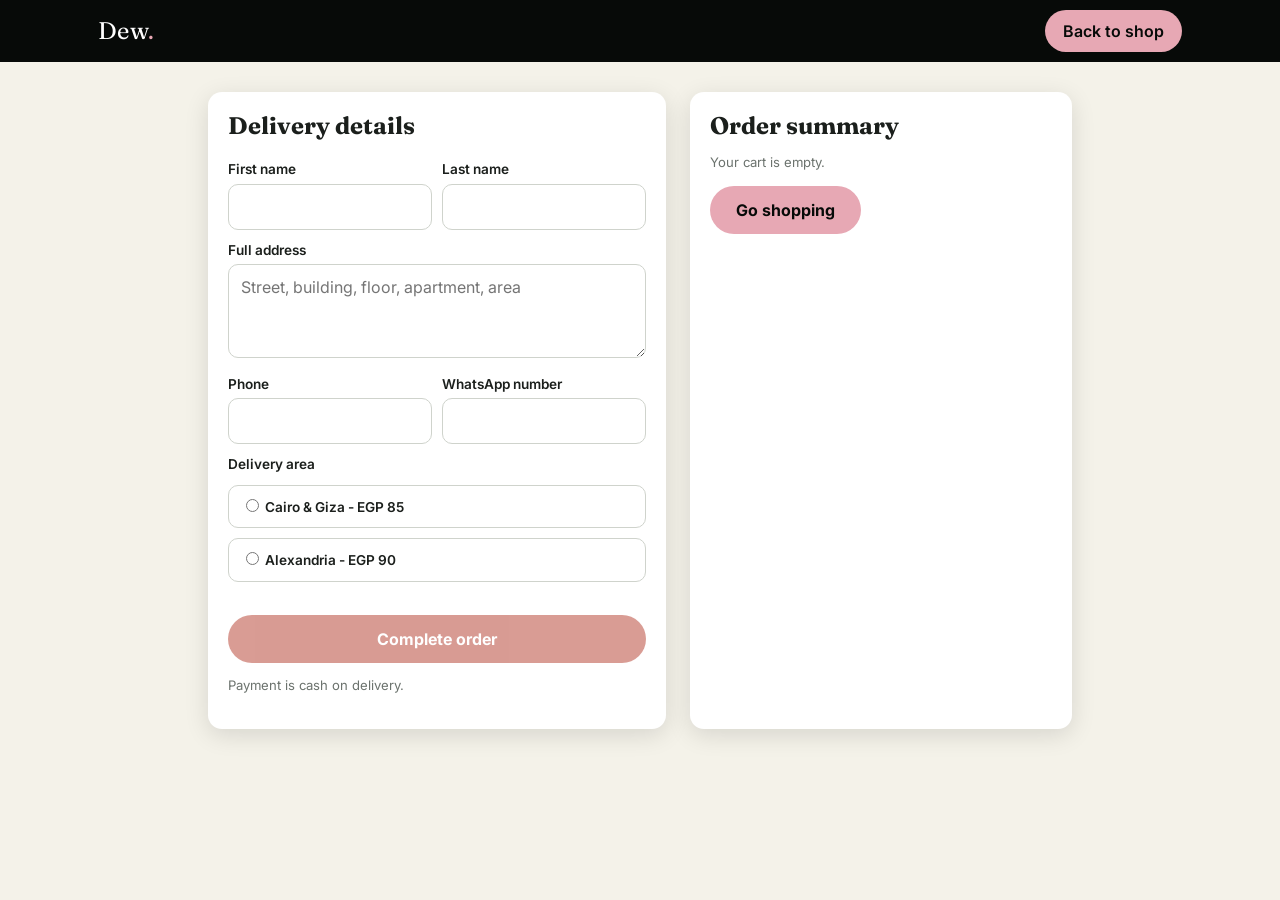
<file: checkout.html>
<!doctype html>
<html lang="en">
<head>
<meta charset="utf-8">
<meta name="viewport" content="width=device-width,initial-scale=1">
<title>Checkout | Dew Skincare</title>
<link href="https://fonts.googleapis.com/css2?family=Fraunces:wght@500;700&family=Inter:wght@400;600;700&display=swap" rel="stylesheet">
<link rel="stylesheet" href="styles.css">
</head>
<body>
<header class="top"><div class="wrap">
  <a class="brand" href="./" style="text-decoration:none">Dew<span>.</span></a>
  <a class="cart-btn" href="./" style="text-decoration:none">Back to shop</a>
</div></header>

<div class="page" id="page">
  <form class="box" id="form">
    <h2>Delivery details</h2>
    <div class="row2">
      <div><label>First name</label><input id="first" required autocomplete="given-name"></div>
      <div><label>Last name</label><input id="last" required autocomplete="family-name"></div>
    </div>
    <label>Full address</label><textarea id="address" rows="3" required placeholder="Street, building, floor, apartment, area"></textarea>
    <div class="row2">
      <div><label>Phone</label><input id="phone" required inputmode="tel" autocomplete="tel"></div>
      <div><label>WhatsApp number</label><input id="whatsapp" required inputmode="tel"></div>
    </div>
    <label>Delivery area</label>
    <label class="opt" id="optCairo"><input type="radio" name="area" value="cairo"> <span id="lblCairo"></span></label>
    <label class="opt" id="optAlex"><input type="radio" name="area" value="alex"> <span id="lblAlex"></span></label>
    <div class="err" id="err"></div>
    <button class="btn red" id="submit" style="width:100%;margin-top:8px">Complete order</button>
    <p class="note">Payment is cash on delivery.</p>
  </form>

  <div class="box" id="summary"><h2>Order summary</h2><div id="sumBody"></div></div>
</div>

<script src="cart.js"></script>
<script src="checkout.js"></script>
</body>
</html>
</file>
<file: styles.css>
:root{
  --black:#070a08; --green:#143c29; --green-d:#0a2117; --red:#b33a2a;
  --pink:#e7a8b4; --pink-l:#f8e7eb; --cream:#f4f2e9; --ink:#1b1f1c; --muted:#6b726d;
  --radius:14px; --shadow:0 6px 24px rgba(0,0,0,.12);
}
*{box-sizing:border-box}
html{scroll-behavior:smooth}
body{margin:0;font-family:Inter,system-ui,-apple-system,Segoe UI,Roboto,sans-serif;background:var(--cream);color:var(--ink);line-height:1.5}
h1,h2,h3{font-family:Fraunces,Georgia,serif;margin:0 0 .4em;line-height:1.15}
a{color:inherit}
button,input,select,textarea{font:inherit}
img{max-width:100%;display:block}
.wrap{max-width:1120px;margin:0 auto;padding:0 18px}

/* header */
.top{background:var(--black);color:#fff;position:sticky;top:0;z-index:30}
.top .wrap{display:flex;align-items:center;justify-content:space-between;height:62px}
.brand{font-family:Fraunces,Georgia,serif;font-size:1.5rem;letter-spacing:.02em;cursor:pointer;user-select:none}
.brand span{color:var(--pink)}
.cart-btn{background:var(--pink);color:var(--black);border:0;border-radius:999px;padding:9px 18px;font-weight:600;cursor:pointer;transition: transform 0.2s ease;}
.cart-btn b{background:var(--red);color:#fff;border-radius:999px;padding:1px 8px;margin-left:6px;font-size:.8rem}

/* NEW: Cart Bounce Animation */
.cart-btn.bounce {
  animation: cart-bounce 0.5s ease-in-out;
}
@keyframes cart-bounce {
  0%, 100% { transform: scale(1); }
  50% { transform: scale(1.15); }
}

/* marquee */
.marquee{background:var(--red);color:#fff;overflow:hidden;white-space:nowrap;font-size:.85rem}
.marquee div{display:inline-block;padding:7px 0;animation:slide 28s linear infinite}
.marquee span{margin:0 28px}
@keyframes slide{from{transform:translateX(0)}to{transform:translateX(-50%)}}

/* hero */
.hero{background:linear-gradient(135deg,var(--green-d),var(--green));color:#fff;padding:64px 0}
.hero h1{font-size:clamp(2.2rem,6vw,3.6rem);color:var(--pink-l)}
.hero p{max-width:520px;color:#dfe8e2;font-size:1.05rem}
.btn{display:inline-block;background:var(--pink);color:var(--black);border:0;border-radius:999px;padding:12px 26px;font-weight:700;cursor:pointer;text-decoration:none}
.btn:hover{filter:brightness(.95)}
.btn.red{background:var(--red);color:#fff}
.btn.ghost{background:transparent;border:1.5px solid currentColor;color:inherit}
.btn.small{padding:7px 14px;font-size:.85rem}
.btn[disabled]{opacity:.5;cursor:not-allowed}

/* toolbar */
.toolbar{display:flex;flex-wrap:wrap;gap:10px;align-items:center;margin:28px 0 18px}
.chip{border:1.5px solid var(--green);background:transparent;color:var(--green);border-radius:999px;padding:7px 16px;cursor:pointer;font-weight:600}
.chip.on{background:var(--green);color:#fff}
.toolbar input,.toolbar select{border:1.5px solid #cfd3cc;border-radius:999px;padding:8px 14px;background:#fff}
.toolbar .grow{flex:1;min-width:140px}

/* grid */
.grid{display:grid;grid-template-columns:repeat(auto-fill,minmax(210px,1fr));gap:18px;padding-bottom:50px}
.card{background:#fff;border-radius:var(--radius);overflow:hidden;box-shadow:var(--shadow);display:flex;flex-direction:column;cursor:pointer;transition:transform .15s}
.card:hover{transform:translateY(-3px)}
.ph{aspect-ratio:1;background:linear-gradient(135deg,var(--pink-l),var(--pink));display:flex;align-items:center;justify-content:center;font-family:Fraunces,serif;font-size:2.6rem;color:var(--green);position:relative}
.ph img{width:100%;height:100%;object-fit:cover}
.tag{position:absolute;top:10px;left:10px;background:var(--red);color:#fff;font-size:.72rem;font-weight:700;border-radius:999px;padding:3px 10px}
.tag.out{background:var(--black)}
.card .info{padding:12px 14px 14px;display:flex;flex-direction:column;gap:6px;flex:1}
.card h3{font-size:1.05rem;margin:0}
.price{font-weight:700}
.price s{color:var(--muted);font-weight:400;margin-right:6px}
.price em{color:var(--red);font-style:normal}
.low{color:var(--red);font-size:.78rem;font-weight:600}
.empty{padding:40px;text-align:center;color:var(--muted);grid-column:1/-1}

/* Mobile Tweak for Grid */
@media(max-width:480px){
  .grid{grid-template-columns:repeat(auto-fill,minmax(160px,1fr));gap:12px}
  .card h3{font-size:0.95rem}
}

/* modal / drawer */
.overlay{position:fixed;inset:0;background:rgba(7,10,8,.6);z-index:50;display:none;align-items:center;justify-content:center;padding:16px}
.overlay.open{display:flex}
.modal{background:#fff;border-radius:18px;max-width:760px;width:100%;max-height:92vh;overflow:auto;position:relative}
.modal .x{position:absolute;top:10px;right:12px;background:none;border:0;font-size:1.8rem;cursor:pointer;line-height:1}
.detail{display:grid;grid-template-columns:1fr 1fr;gap:20px;padding:22px}
.detail .gal img{border-radius:12px}
.thumbs{display:flex;gap:6px;margin-top:8px}
.thumbs img{width:54px;height:54px;object-fit:cover;border-radius:8px;cursor:pointer;opacity:.6}
.thumbs img.on{opacity:1;outline:2px solid var(--green)}
.qty{display:inline-flex;align-items:center;border:1.5px solid #cfd3cc;border-radius:999px}
.qty button{background:none;border:0;width:34px;height:34px;font-size:1.1rem;cursor:pointer}
.qty span{min-width:26px;text-align:center;font-weight:600}
@media(max-width:640px){.detail{grid-template-columns:1fr}}

.welcome{background:linear-gradient(160deg,var(--green-d),var(--black));color:#fff;padding:34px 28px;max-width:440px;text-align:center}
.welcome h2{color:var(--pink-l);font-size:2rem}
.welcome input{width:100%;margin:6px 0;padding:12px 16px;border-radius:999px;border:0}
.welcome small{color:#bcd0c4;display:block;margin:10px 0 16px}

.drawer{position:fixed;top:0;right:0;bottom:0;width:min(420px,100%);background:#fff;z-index:60;transform:translateX(100%);transition:transform .25s;display:flex;flex-direction:column}
.drawer.open{transform:none}
.drawer header{padding:16px 18px;border-bottom:1px solid #eee;display:flex;justify-content:space-between;align-items:center}
.drawer .items{flex:1;overflow:auto;padding:10px 18px}
.drawer footer{padding:16px 18px;border-top:1px solid #eee}
.line{display:flex;gap:12px;padding:10px 0;border-bottom:1px solid #f0f0f0;align-items:center}
.line .ph{width:56px;height:56px;aspect-ratio:auto;font-size:1.2rem;border-radius:10px;flex:none;overflow:hidden}
.line .grow{flex:1}
.rm{background:none;border:0;color:var(--red);cursor:pointer;font-size:.8rem}
.note{font-size:.82rem;color:var(--muted)}
.warn{background:var(--pink-l);border-left:4px solid var(--red);padding:8px 12px;border-radius:8px;font-size:.85rem;margin:8px 0}
.scrim{position:fixed;inset:0;background:rgba(7,10,8,.5);z-index:55;display:none}
.scrim.open{display:block}

/* footer */
.foot{background:var(--black);color:#aeb5b0;padding:36px 0;text-align:center;font-size:.9rem}
.foot a{color:var(--pink)}
.secret{color:inherit;text-decoration:none;opacity:.35}
.secret:hover{opacity:.9}

/* checkout */
.page{max-width:900px;margin:30px auto;padding:0 18px;display:grid;grid-template-columns:1.2fr 1fr;gap:24px}
.box{background:#fff;border-radius:var(--radius);padding:20px;box-shadow:var(--shadow)}
.box label{display:block;font-size:.85rem;font-weight:600;margin:10px 0 4px}
.box input,.box textarea,.box select{width:100%;border:1.5px solid #cfd3cc;border-radius:10px;padding:10px 12px}
.row2{display:grid;grid-template-columns:1fr 1fr;gap:10px}
.opt{display:flex;gap:10px;align-items:center;border:1.5px solid #cfd3cc;border-radius:10px;padding:10px 12px;margin:6px 0;cursor:pointer}
.opt input{width:auto}
.opt.on{border-color:var(--green);background:#eef5f0}
.sum-line{display:flex;justify-content:space-between;padding:5px 0}
.sum-line.total{border-top:2px solid var(--black);margin-top:8px;padding-top:10px;font-weight:800;font-size:1.1rem}
.err{color:var(--red);font-size:.9rem;min-height:1.2em;margin-top:8px}
.ok-box{text-align:center;padding:40px 20px}
@media(max-width:760px){.page{grid-template-columns:1fr}}

/* admin */
.admin-bar{background:var(--black);color:#fff}
.admin-bar .wrap{display:flex;gap:8px;align-items:center;height:60px;overflow-x:auto}
.admin-bar b{font-family:Fraunces,serif;font-size:1.2rem;margin-right:14px;white-space:nowrap}
.tab{background:none;border:0;color:#cfd6d1;padding:8px 14px;border-radius:999px;cursor:pointer;white-space:nowrap}
.tab.on{background:var(--pink);color:var(--black);font-weight:700}
.login{max-width:360px;margin:12vh auto;text-align:center}
.stats{display:grid;grid-template-columns:repeat(auto-fit,minmax(150px,1fr));gap:12px;margin:18px 0}
.stat{background:#fff;border-radius:var(--radius);padding:14px 16px;box-shadow:var(--shadow)}
.stat b{display:block;font-size:1.6rem;font-family:Fraunces,serif;color:var(--green)}
table{width:100%;border-collapse:collapse;background:#fff;border-radius:var(--radius);overflow:hidden;box-shadow:var(--shadow)}
th,td{padding:10px 12px;text-align:left;border-bottom:1px solid #eee;font-size:.9rem;vertical-align:middle}
th{background:var(--green);color:#fff;font-weight:600}
.pill{display:inline-block;border-radius:999px;padding:2px 10px;font-size:.75rem;font-weight:700;background:#e5e8e5}
.pill.g{background:#d6eddd;color:#14532d}.pill.r{background:#f6d6d0;color:var(--red)}
.thumb{width:44px;height:44px;border-radius:8px;object-fit:cover;background:var(--pink-l)}
.scroll{overflow-x:auto}
.form-grid{display:grid;grid-template-columns:1fr 1fr;gap:0 14px}
.form-grid .full{grid-column:1/-1}
.imgs{display:flex;flex-wrap:wrap;gap:8px;margin:6px 0}
.imgs div{position:relative}
.imgs img{width:70px;height:70px;object-fit:cover;border-radius:8px}
.imgs button{position:absolute;top:-6px;right:-6px;border:0;background:var(--red);color:#fff;border-radius:50%;width:20px;height:20px;cursor:pointer}
@media(max-width:640px){.form-grid{grid-template-columns:1fr}}
</file>
